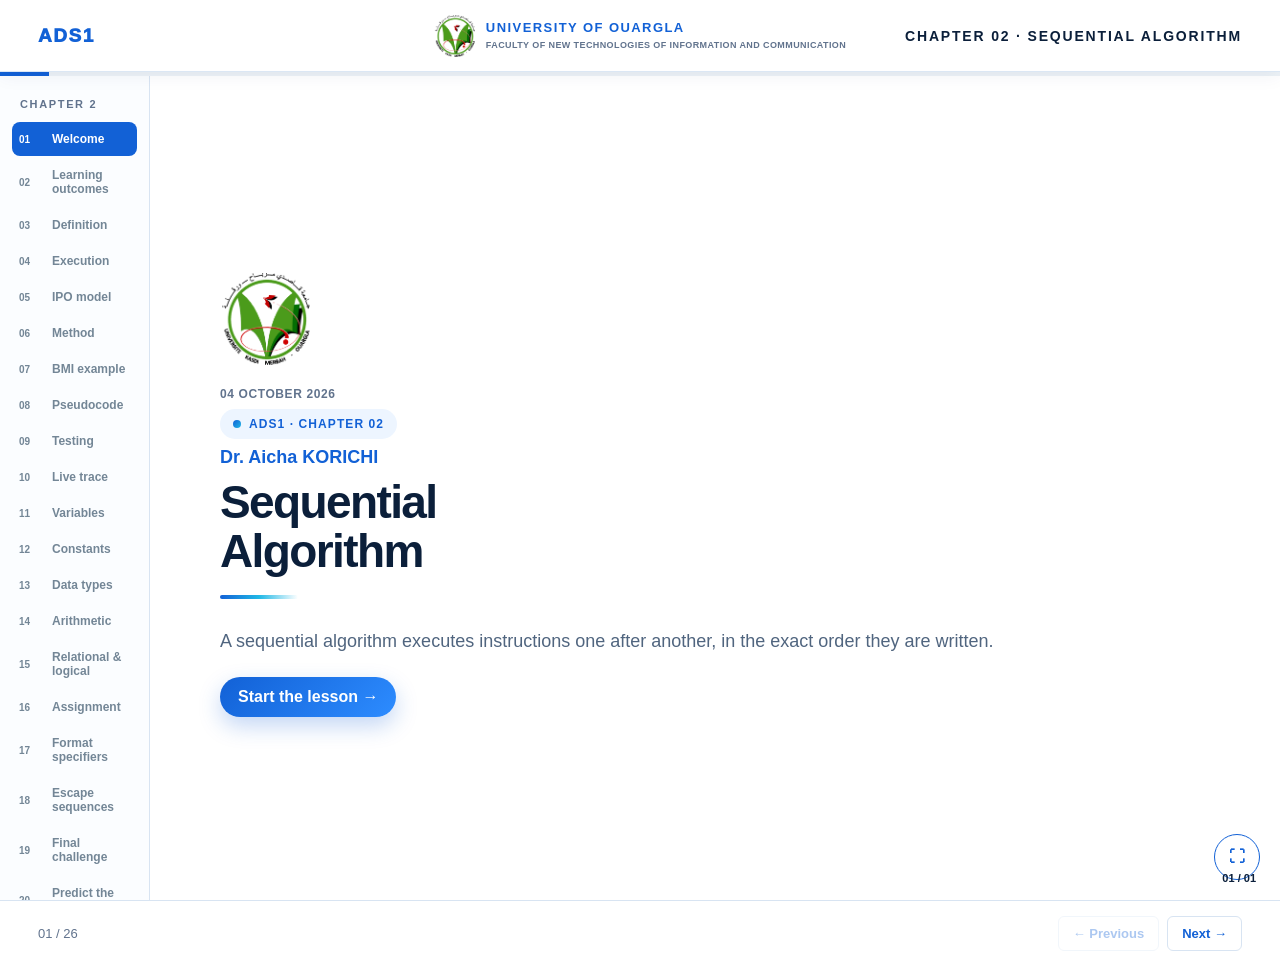
<file: CHAPTER2.html>
<!DOCTYPE html>
<html lang="en">
<head>
<meta charset="UTF-8">
<meta name="viewport" content="width=device-width, initial-scale=1.0">
<meta name="hub-title" content="Sequential Algorithm">
<meta name="hub-description" content="Sequential algorithms, pseudocode, variables, worked examples, and interactive tracing challenges.">
<meta name="hub-sections" content="26 presentation sections">
<title>ADS1 — Chapter 2 Interactive Presentation</title>
<style>
:root{
 --blue:#1f5f96;--blue2:#3d83b8;--pale:#edf5fb;--ink:#1e3345;
 --muted:#667889;--line:#d7e3ec;--white:#fff;--good:#27845b;--bad:#bd4c4c;
}
*{box-sizing:border-box}
body{margin:0;background:#fff;color:var(--ink);font-family:Arial,Helvetica,sans-serif}
button,input{font:inherit}
button{cursor:pointer}
.app{min-height:100vh;background:#fff}
.top{height:72px;border-bottom:1px solid var(--line);display:flex;align-items:center;
justify-content:space-between;padding:0 38px;background:#fff;position:sticky;top:0;z-index:5}
.brand{font-size:19px;font-weight:900;color:var(--blue);letter-spacing:.08em}
.chapter{font-size:14px;font-weight:800;letter-spacing:.13em;color:var(--muted)}
.univ{position:absolute;left:50%;transform:translateX(-50%);text-align:center;line-height:1.25;white-space:nowrap}
.univ-main{font-size:13px;font-weight:900;letter-spacing:.11em;color:var(--blue)}
.univ-faculty{font-size:9px;font-weight:700;letter-spacing:.045em;color:var(--muted);margin-top:3px}
.progress{height:4px;background:#edf2f6}.progress i{display:block;height:100%;background:var(--blue);width:5%;transition:.3s}
.layout{display:grid;grid-template-columns:150px 1fr;min-height:calc(100vh - 76px)}
.rail{border-right:1px solid var(--line);background:#fbfdff;padding:22px 12px;position:sticky;top:76px;height:calc(100vh - 76px);overflow:auto}
.rail-title{font-size:11px;font-weight:900;color:var(--muted);letter-spacing:.15em;margin:0 8px 12px}
.rail button{display:flex;align-items:center;gap:8px;width:100%;border:0;background:transparent;color:#738696;
padding:10px 7px;border-radius:8px;margin:2px 0;font-size:12px;font-weight:700;text-align:left}
.rail button:hover{background:var(--pale);color:var(--blue)}
.rail button.active{background:var(--blue);color:#fff}
.num{font-size:10px;min-width:25px}
.main{padding:46px 70px 32px;max-width:1250px;width:100%;margin:auto}
.chapter-pill{display:inline-flex;align-items:center;gap:8px;padding:8px 13px;border-radius:999px;background:#edf5ff;color:var(--blue);font-weight:900;font-size:12px;letter-spacing:.09em}.chapter-pill span{width:8px;height:8px;border-radius:50%;background:linear-gradient(135deg,var(--blue),var(--cyan))}.kicker{color:var(--blue);font-size:12px;font-weight:900;letter-spacing:.17em;text-transform:uppercase}
h1{font-size:46px;line-height:1.06;margin:10px 0 12px;color:var(--blue)}
h2{font-size:28px;color:var(--blue);margin:8px 0 12px}
.lead{font-size:18px;line-height:1.65;color:var(--muted);max-width:900px}
.rule{height:4px;width:78px;background:var(--blue);margin:20px 0 28px}
.grid{display:grid;gap:18px}.g2{grid-template-columns:repeat(2,minmax(0,1fr))}
.g3{grid-template-columns:repeat(3,minmax(0,1fr))}
.card{border:1px solid var(--line);background:#fff;padding:22px;border-radius:10px}
.card h3{margin:0 0 9px;color:var(--blue);font-size:18px}
.card p{margin:0;color:var(--muted);line-height:1.55}
.step{border-left:5px solid var(--blue);background:var(--pale);padding:16px 18px;border-radius:7px;margin:10px 0;cursor:pointer}
.step:hover{background:#e5f1f9}.step strong{color:var(--blue)}
.step-detail{display:none;margin-top:9px;color:var(--muted);line-height:1.5}.step.open .step-detail{display:block}
.btn{border:1px solid var(--blue);background:#fff;color:var(--blue);padding:11px 17px;border-radius:7px;font-weight:800}
.btn:hover{background:var(--pale)}.btn.primary{background:var(--blue);color:#fff}.btn.primary:hover{background:#174c79}
.actions{display:flex;gap:10px;flex-wrap:wrap;margin-top:20px}
.code{background:#f6f9fb;border:1px solid var(--line);padding:19px;border-radius:8px;
font-family:Consolas,monospace;font-size:14px;line-height:1.7;color:#243746;white-space:pre-wrap}
.memory{display:grid;grid-template-columns:repeat(3,1fr);gap:12px}
.var{border:1px solid var(--line);border-radius:8px;padding:15px;text-align:center}
.var .name{font-size:13px;color:var(--muted)}.var .val{font-size:26px;font-weight:900;color:var(--blue);margin-top:6px}
.feedback{margin-top:12px;min-height:25px;font-weight:800}.good{color:var(--good)}.bad{color:var(--bad)}
.choice{width:100%;text-align:left;border:1px solid var(--line);background:#fff;padding:13px;border-radius:7px;margin:6px 0}
.choice:hover{border-color:var(--blue);background:var(--pale)}.choice.correct{background:#edf8f2;border-color:#63ad88}.choice.wrong{background:#fff0f0;border-color:#d98989}
.question{font-size:21px;font-weight:900;margin-bottom:16px}
input[type=number],input[type=text]{padding:11px;border:1px solid var(--line);border-radius:6px;width:100%;margin:6px 0 12px}
.trace{margin-top:15px}.trace-line{padding:10px 13px;border-left:3px solid #cbd9e4;margin:7px 0;color:var(--muted)}
.trace-line.on{border-color:var(--blue);background:var(--pale);color:var(--ink);font-weight:700}
.hidden{display:none!important}
.footer{border-top:1px solid var(--line);padding:15px 38px;display:flex;justify-content:space-between;align-items:center;color:var(--muted);font-size:13px;background:#fff}
.nav{display:flex;gap:8px}.nav button{border:1px solid var(--line);background:#fff;color:var(--blue);padding:9px 14px;border-radius:6px;font-weight:800}
.nav button:hover{background:var(--pale)}.nav button:disabled{opacity:.35;cursor:not-allowed}
.badge{display:inline-block;background:var(--pale);color:var(--blue);padding:6px 10px;border-radius:999px;font-size:11px;font-weight:900;margin:3px}
.full{position:fixed;right:20px;bottom:20px;border:1px solid var(--blue);background:#fff;color:var(--blue);border-radius:50%;width:46px;height:46px;font-weight:900;z-index:10}
@media(max-width:800px){
 .layout{grid-template-columns:1fr}.rail{position:sticky;top:76px;height:auto;max-height:78px;display:flex;align-items:center;gap:8px;overflow-x:auto;overflow-y:hidden;overscroll-behavior-x:contain;scroll-snap-type:x proximity;scrollbar-width:thin;border-right:0;border-bottom:1px solid var(--line);padding:8px 12px;background:#fff;z-index:8}.rail-title{display:none}
 #rail{display:flex;align-items:center;gap:8px;min-width:max-content}.rail button{flex:0 0 auto;min-width:48px;width:auto;min-height:44px;max-width:180px;justify-content:flex-start;scroll-snap-align:center}.rail button span:last-child{display:inline-block;max-width:105px;overflow:hidden;text-overflow:ellipsis;white-space:nowrap}.rail button:focus-visible{outline:3px solid var(--cyan);outline-offset:2px}
 .main{padding:32px 22px}.g2,.g3{grid-template-columns:1fr}.memory{grid-template-columns:1fr}h1{font-size:36px}.top{height:auto;min-height:72px;display:grid;grid-template-columns:auto minmax(0,1fr);grid-template-rows:auto auto;gap:5px 8px;padding:9px 14px;align-content:center}.brand{grid-column:1;grid-row:1;align-self:center}.univ{position:static;left:auto;transform:none;grid-column:2;grid-row:1;justify-self:end;display:flex;align-items:center;gap:6px;max-width:100%;white-space:normal;text-align:right}.univ-text{max-width:180px;text-align:right}.uni-logo{width:32px;height:32px}.univ-main{font-size:9px;letter-spacing:.07em}.univ-faculty{font-size:7px;line-height:1.2}.chapter{grid-column:1/-1;grid-row:2;text-align:center;font-size:9px;line-height:1.3;letter-spacing:.08em}.footer{padding:12px 18px}.footer{padding:12px 18px}
}
@media(max-width:380px){.univ-faculty{display:none}.univ-text{max-width:140px}}

.reveal-item{opacity:0;transform:translateY(12px);pointer-events:none;transition:opacity .45s ease,transform .45s ease}
.reveal-item.show{opacity:1;transform:translateY(0);pointer-events:auto}
.click-hint{display:inline-flex;align-items:center;gap:7px;color:var(--blue);font-size:12px;font-weight:900;margin-top:15px}
.pulse-dot{width:8px;height:8px;border-radius:50%;background:var(--blue);animation:pulse 1.5s infinite}
@keyframes pulse{0%,100%{transform:scale(1);opacity:.55}50%{transform:scale(1.35);opacity:1}}
.flow{display:flex;align-items:center;justify-content:center;gap:12px;margin:28px 0;flex-wrap:wrap}
.flow-box{min-width:180px;text-align:center;padding:22px 16px;border:1px solid var(--line);border-radius:10px;background:#fff}
.flow-box .icon{font-size:27px;margin-bottom:8px;color:var(--blue)}
.flow-arrow{font-size:24px;color:var(--blue);font-weight:900}
.focus-box{border:2px solid var(--blue);background:var(--pale);padding:22px;border-radius:10px}
.teacher-note{margin-top:20px;padding:11px 14px;border-left:3px solid var(--blue);background:#fbfdff;color:var(--muted);font-size:12px}
.step-number{display:inline-flex;width:30px;height:30px;border-radius:50%;align-items:center;justify-content:center;background:var(--blue);color:#fff;margin-right:8px}


.show-all{margin-left:4px}
.reveal-item.show{opacity:1!important;transform:translateY(0)!important;pointer-events:auto!important}


.uni-logo{width:42px;height:42px;object-fit:contain;display:block}
.univ{display:flex!important;align-items:center;gap:10px}
.univ-text{text-align:left}
.presentation-date{font-size:12px;font-weight:800;color:var(--muted);margin:8px 0;letter-spacing:.05em}
.welcome-logo{width:92px;height:92px;object-fit:contain;margin-bottom:10px}
.slide-number{position:fixed;right:24px;bottom:16px;font-size:11px;font-weight:800;color:var(--muted);z-index:100}
.slide-progress{position:fixed;left:0;bottom:0;height:3px;background:var(--blue);z-index:101;transition:width .3s ease}


:root{
  --blue:#1261d6;
  --blue2:#2d8cff;
  --navy:#0b1f3a;
  --cyan:#20b8e6;
  --pale:#eef6ff;
  --pale2:#f6faff;
  --line:#d8e4f2;
  --text:#10233f;
  --muted:#61738d;
  --green:#18a874;
  --orange:#f59e0b;
  --shadow:0 16px 40px rgba(20,70,130,.10);
}
body{background:#fff;color:var(--text)}
.top{
  background:#fff!important;
  border-bottom:1px solid #dbe7f4!important;
  box-shadow:0 4px 18px rgba(16,56,100,.06);
}
.chapter{color:var(--navy)!important}
.brand{
  color:var(--blue)!important;
  font-weight:950!important;
  letter-spacing:.08em!important;
}
main,.slide,.content{background:#fff!important}
h1{
  color:var(--navy)!important;
  letter-spacing:-.035em;
}
h2,h3{color:var(--navy)!important}
.kicker{
  color:var(--blue)!important;
  font-weight:900!important;
  letter-spacing:.12em!important;
}
.lead{color:#50657f!important}
.rule{
  background:linear-gradient(90deg,var(--blue),var(--cyan),transparent)!important;
  height:4px!important;
  border-radius:10px!important;
}
.card,.flow-box,.focus-box,.step,.memory,.question,.feedback{
  border:1px solid var(--line)!important;
  border-radius:18px!important;
  background:#fff!important;
  box-shadow:var(--shadow)!important;
}
.card:hover,.flow-box:hover,.step:hover{
  transform:translateY(-3px);
  border-color:#a8c9f5!important;
  box-shadow:0 20px 45px rgba(18,97,214,.14)!important;
  transition:.25s ease;
}
.focus-box{
  border-left:6px solid var(--blue)!important;
  background:linear-gradient(135deg,#f8fbff,#eef6ff)!important;
}
.flow-box{
  position:relative;
  overflow:hidden;
}
.flow-box:before{
  content:"";
  position:absolute;left:0;right:0;top:0;height:5px;
  background:linear-gradient(90deg,var(--blue),var(--cyan));
}
.flow-box:nth-child(1) .icon{color:var(--blue)}
.flow-box:nth-child(3) .icon{color:var(--cyan)}
.flow-box:nth-child(5) .icon{color:var(--green)}
.flow-arrow{
  color:var(--blue)!important;
  font-size:30px!important;
}
.btn{
  border:1px solid #b9cee8!important;
  background:#fff!important;
  color:var(--navy)!important;
  border-radius:999px!important;
  padding:11px 18px!important;
  font-weight:850!important;
  box-shadow:0 5px 14px rgba(20,70,130,.07)!important;
}
.btn:hover{
  transform:translateY(-2px);
  border-color:var(--blue)!important;
  color:var(--blue)!important;
}
.btn.primary{
  background:linear-gradient(135deg,var(--blue),var(--blue2))!important;
  color:#fff!important;
  border:none!important;
  box-shadow:0 9px 22px rgba(18,97,214,.25)!important;
}
.badge{
  background:#eaf4ff!important;
  color:var(--blue)!important;
  border:1px solid #c8def8!important;
  border-radius:999px!important;
  font-weight:850!important;
  padding:9px 14px!important;
}
.code{
  background:#0d213c!important;
  color:#eaf4ff!important;
  border:0!important;
  border-radius:18px!important;
  box-shadow:0 18px 45px rgba(8,30,60,.20)!important;
  position:relative;
}
.code:before{
  content:"PSEUDOCODE";
  display:block;
  color:#77c8ff;
  font-size:10px;
  font-weight:900;
  letter-spacing:.16em;
  margin-bottom:14px;
}
.code .show{
  color:#fff;
}
.memory{
  padding:16px!important;
  background:linear-gradient(180deg,#fbfdff,#f1f7ff)!important;
}
.var{
  background:#fff!important;
  border:1px solid #d5e4f5!important;
  border-radius:14px!important;
  box-shadow:0 6px 18px rgba(20,70,130,.06)!important;
}
.var .name{color:var(--navy)!important;font-weight:850}
.var .val{
  color:var(--blue)!important;
  font-weight:950!important;
}
.step-number{
  background:linear-gradient(135deg,var(--blue),var(--cyan))!important;
  box-shadow:0 6px 14px rgba(18,97,214,.22);
}
.teacher-note{
  border-left:4px solid var(--cyan)!important;
  background:#f5fbff!important;
  border-radius:0 12px 12px 0;
}
.click-hint{color:var(--blue)!important}
.pulse-dot{background:var(--cyan)!important}
.slide-number{color:var(--navy)!important}
.slide-progress{
  background:linear-gradient(90deg,var(--blue),var(--cyan))!important;
}
input{
  border:1px solid #cbdced!important;
  border-radius:10px!important;
  padding:10px!important;
}
input:focus{
  outline:3px solid rgba(45,140,255,.15);
  border-color:var(--blue)!important;
}

html[data-ads1-theme="dark"]{color-scheme:dark}
html[data-ads1-theme="dark"] body,
html[data-ads1-theme="dark"] .app,
html[data-ads1-theme="dark"] .top,
html[data-ads1-theme="dark"] .main,
html[data-ads1-theme="dark"] .rail,
html[data-ads1-theme="dark"] .footer,
html[data-ads1-theme="dark"] main,
html[data-ads1-theme="dark"] .slide,
html[data-ads1-theme="dark"] .content{background:#091321!important;color:#e7effb!important}
html[data-ads1-theme="dark"] .card,
html[data-ads1-theme="dark"] .flow-box,
html[data-ads1-theme="dark"] .focus-box,
html[data-ads1-theme="dark"] .step,
html[data-ads1-theme="dark"] .memory,
html[data-ads1-theme="dark"] .question,
html[data-ads1-theme="dark"] .feedback,
html[data-ads1-theme="dark"] .var,
html[data-ads1-theme="dark"] .teacher-note,
html[data-ads1-theme="dark"] .choice,
html[data-ads1-theme="dark"] .badge,
html[data-ads1-theme="dark"] .trace-line,
html[data-ads1-theme="dark"] .chapter-pill{background:#101e30!important;color:#e7effb!important;border-color:#33475f!important;box-shadow:none!important}
html[data-ads1-theme="dark"] .brand,
html[data-ads1-theme="dark"] .univ-main,
html[data-ads1-theme="dark"] h1,
html[data-ads1-theme="dark"] h2,
html[data-ads1-theme="dark"] h3,
html[data-ads1-theme="dark"] .kicker,
html[data-ads1-theme="dark"] .var .val,
html[data-ads1-theme="dark"] .step strong,
html[data-ads1-theme="dark"] .click-hint,
html[data-ads1-theme="dark"] .flow-arrow{color:#83c4ff!important}
html[data-ads1-theme="dark"] .chapter,
html[data-ads1-theme="dark"] .univ-faculty,
html[data-ads1-theme="dark"] .lead,
html[data-ads1-theme="dark"] .card p,
html[data-ads1-theme="dark"] .step-detail,
html[data-ads1-theme="dark"] .presentation-date,
html[data-ads1-theme="dark"] .slide-number,
html[data-ads1-theme="dark"] .trace-line{color:#a9bad0!important}
html[data-ads1-theme="dark"] .code{background:#07111f!important;color:#e9f4ff!important}
html[data-ads1-theme="dark"] .btn,
html[data-ads1-theme="dark"] .nav button,
html[data-ads1-theme="dark"] .full{background:#172a40!important;color:#e7effb!important;border-color:#33475f!important}
html[data-ads1-theme="dark"] .btn.primary{background:#1769aa!important;color:#fff!important}
html[data-ads1-theme="dark"] .good{color:#8de0b3!important}
html[data-ads1-theme="dark"] .bad{color:#ffb8b8!important}
html[data-ads1-theme="dark"] input{background:#0b1828!important;color:#e7effb!important;border-color:#33475f!important}
html[data-ads1-theme="dark"] .progress{background:#172a40!important}
</style>
</head>
<body>
<div class="app" id="app">
<header class="top">
  <div class="brand">ADS1</div>
  <div class="univ">
    <img class="uni-logo" src="[data-uri]" alt="University of Ouargla">
    <div class="univ-text">
      <div class="univ-main">UNIVERSITY OF OUARGLA</div>
      <div class="univ-faculty">FACULTY OF NEW TECHNOLOGIES OF INFORMATION AND COMMUNICATION</div>
    </div>
  </div>
  <div class="chapter">CHAPTER 02 · SEQUENTIAL ALGORITHM</div>
</header>
<div class="progress"><i id="progress"></i></div>
<div class="layout">
<nav class="rail"><div class="rail-title">CHAPTER 2</div><div id="rail"></div></nav>
<main class="main" id="screen"></main>
</div>
<footer class="footer"><span id="counter">01 / 20</span><div class="nav"><button id="prev">← Previous</button><button id="next">Next →</button></div></footer>
<button class="full" id="full" title="Fullscreen">⛶</button>
</div>

<script>
const slides=[
["Welcome",`<img class="welcome-logo" src="[data-uri]" alt="University of Ouargla logo"><div class="presentation-date">04 OCTOBER 2026</div><div class="chapter-pill"><span></span> ADS1 · CHAPTER 02</div><div style="font-size:18px;font-weight:800;color:var(--blue);margin:8px 0 4px">Dr. Aicha KORICHI</div><h1>Sequential<br>Algorithm</h1><div class="rule"></div><p class="lead">A sequential algorithm executes instructions one after another, in the exact order they are written.</p><div class="actions"><button class="btn primary" onclick="go(1)">Start the lesson →</button></div>`],
["Learning outcomes",`<div class="kicker">By the end of this chapter</div><h1>Learning Outcomes</h1><div class="rule"></div><div class="grid g2">
<div class="card">Understand what a sequential algorithm is.</div><div class="card">Write a simple sequential algorithm.</div>
<div class="card">Identify inputs, processing, and outputs.</div><div class="card">Represent an algorithm in pseudocode.</div>
<div class="card">Translate an algorithm into a C program.</div><div class="card">Test and trace algorithms for correctness.</div></div>`],
["Definition",`<div class="kicker">Concept</div><h1>What is a Sequential Algorithm?</h1><div class="rule"></div><div class="card"><p style="font-size:21px;color:var(--ink)">A sequential algorithm is an algorithm where instructions are executed <b>one after another</b>, in the exact order they are written.</p><p style="margin-top:14px">Each step depends on the previous one. There is no branching or repetition in the basic sequential structure.</p></div>
<div class="grid g3" style="margin-top:20px"><div class="card"><h3>01</h3><p>First instruction</p></div><div class="card"><h3>02</h3><p>Second instruction</p></div><div class="card"><h3>03</h3><p>Third instruction</p></div></div>`],
["Execution",`<div class="kicker">Visualise the idea</div><h1>One Instruction at a Time</h1><div class="rule"></div>
<div class="focus-box"><div class="question" style="margin-bottom:6px">What happens first?</div><p style="margin:0;color:var(--muted)">A sequential algorithm does not jump. It moves from one instruction to the next.</p></div>
<div id="execSteps" style="margin-top:20px">
<div class="step reveal-item"><strong>① Read the first value</strong><div class="step-detail">The algorithm receives its first input.</div></div>
<div class="step reveal-item"><strong>② Read the second value</strong><div class="step-detail">The algorithm receives the next input.</div></div>
<div class="step reveal-item"><strong>③ Calculate</strong><div class="step-detail">The processing instruction is executed.</div></div>
<div class="step reveal-item"><strong>④ Display the result</strong><div class="step-detail">The output is produced.</div></div></div>
<div class="actions"><button class="btn primary" onclick="revealExec()">Reveal next instruction</button></div>`],
["IPO model",`<div class="kicker">A simple way to analyse a problem</div><h1>Input → Processing → Output</h1><div class="rule"></div>
<div class="flow">
<div id="flow1" class="flow-box reveal-item"><div class="icon">↓</div><h3>INPUT</h3><p>Data supplied to the algorithm.</p></div>
<div id="arrow1" class="flow-arrow reveal-item">→</div>
<div id="flow2" class="flow-box reveal-item"><div class="icon">⚙</div><h3>PROCESSING</h3><p>Operations performed on the input.</p></div>
<div id="arrow2" class="flow-arrow reveal-item">→</div>
<div id="flow3" class="flow-box reveal-item"><div class="icon">✓</div><h3>OUTPUT</h3><p>Result produced by the algorithm.</p></div>
</div>
<div class="actions"><button class="btn primary" onclick="revealFlow()">Reveal next</button><button class="btn" onclick="showAllFlow()">Show complete flow</button><button class="btn" onclick="forceReveal('ipoDemo')">Reveal BMI example</button></div>
<div class="click-hint"><span class="pulse-dot"></span> Explain each stage before revealing the next.</div>
<div id="ipoDemo" class="reveal-item" style="margin-top:18px"><div class="step"><strong>INPUT</strong> → weight = 70 kg, height = 1.75 m</div><div class="step"><strong>PROCESSING</strong> → BMI = weight / (height × height)</div><div class="step"><strong>OUTPUT</strong> → BMI = 22.86</div></div>`],
["Method",`<div class="kicker">From problem to program</div><h1>How to Write Your First Algorithm</h1><div class="rule"></div>
<div id="method1" class="step reveal-item"><strong><span class="step-number">1</span>Understand the Problem</strong><div class="step-detail">Identify the goal, required inputs, and expected output.</div></div>
<div id="method2" class="step reveal-item"><strong><span class="step-number">2</span>Define Inputs and Outputs</strong><div class="step-detail">Separate the data needed from the result produced.</div></div>
<div id="method3" class="step reveal-item"><strong><span class="step-number">3</span>Outline the Steps</strong><div class="step-detail">Describe the processing sequence.</div></div>
<div id="method4" class="step reveal-item"><strong><span class="step-number">4</span>Write the Pseudocode</strong><div class="step-detail">Describe the logic before writing actual C code.</div></div>
<div id="method5" class="step reveal-item"><strong><span class="step-number">5</span>Test the Algorithm</strong><div class="step-detail">Use example inputs and check the expected result.</div></div>
<div id="method6" class="step reveal-item"><strong><span class="step-number">6</span>Convert to C</strong><div class="step-detail">Translate the pseudocode into C instructions.</div></div>
<div class="actions"><button class="btn primary" onclick="revealMethod()">Reveal next step</button></div><div class="click-hint"><span class="pulse-dot"></span> One step at a time.</div>`],
["BMI example",`<div class="kicker">Guided example</div><h1>Calculate BMI</h1><div class="rule"></div>
<div class="focus-box"><h3>Problem</h3><p>Calculate BMI using the patient's weight and height.</p></div>
<div class="actions"><button class="btn primary" onclick="forceReveal('bmiFormula')">1. Reveal the formula</button>
<button class="btn" onclick="forceReveal('bmiInputs')">2. Reveal example values</button>
<button class="btn show-all" onclick="showAllBMI()">Show all</button></div>
<div id="bmiFormula" class="reveal-item" style="margin-top:20px"><div class="card"><h3>Formula</h3><p style="font-size:25px;color:var(--blue);font-weight:900">BMI = weight / (height × height)</p></div></div>
<div id="bmiInputs" class="reveal-item" style="margin-top:14px"><span class="badge">weight = 70 kg</span><span class="badge">height = 1.75 m</span></div>
<div class="teacher-note">Teaching cue: ask students to identify the INPUT first, then the PROCESSING formula, then the OUTPUT before revealing the answer.</div>`],
["Pseudocode",`<div class="kicker">Step 4</div><h1>Write the Algorithm in Pseudocode</h1><div class="rule"></div>
<div class="focus-box"><p style="font-size:18px;margin:0">Before writing C code, describe the solution in a clear, structured form.</p></div>
<div class="actions"><button class="btn primary" onclick="revealPseudo()">Reveal next line</button><button class="btn" onclick="showAllPseudo()">Show complete algorithm</button></div>
<div id="pseudoBox" class="code" style="margin-top:18px">
<div id="p1" class="reveal-item">ALGORITHM Calculate_BMI;</div>
<div id="p2" class="reveal-item">VAR: weight, height, bmi : REAL;</div>
<div id="p3" class="reveal-item">BEGIN</div>
<div id="p4" class="reveal-item">    READ(weight);</div>
<div id="p5" class="reveal-item">    READ(height);</div>
<div id="p6" class="reveal-item">    bmi ← weight / (height × height);</div>
<div id="p7" class="reveal-item">    WRITE(bmi);</div>
<div id="p8" class="reveal-item">END;</div>
</div>
<div class="click-hint"><span class="pulse-dot"></span> Students predict the next line before you reveal it.</div>`],
["Testing",`<div class="kicker">Step 5 · Test it</div><h1>Test the Algorithm</h1><div class="rule"></div>
<div class="focus-box"><p style="font-size:18px;margin:0">We do not simply assume the algorithm is correct. We test it with real values.</p></div>
<div class="actions"><button class="btn primary" onclick="reveal('testPanel')">Reveal test case</button></div>
<div id="testPanel" class="reveal-item" style="margin-top:20px"><div class="grid g2"><div class="card"><h3>Example input</h3><label>Weight (kg)<input id="w" type="number" value="70" step=".1"></label><label>Height (m)<input id="h" type="number" value="1.75" step=".01"></label><button class="btn primary" onclick="runBMI()">▶ Run Algorithm</button></div><div class="card"><h3>Expected output</h3><div class="memory"><div class="var"><div class="name">weight</div><div class="val" id="mw">70</div></div><div class="var"><div class="name">height</div><div class="val" id="mh">1.75</div></div><div class="var"><div class="name">bmi</div><div class="val" id="mb">?</div></div></div><div id="bmiMsg" class="feedback"></div></div></div></div>`],
["Live trace",`<div class="kicker">Watch the algorithm execute</div><h1>Live Trace</h1><div class="rule"></div><div class="code">ALGORITHM Calculate_BMI;
VAR: weight, height, bmi : REAL;
BEGIN
    READ(weight);
    READ(height);
    bmi ← weight / (height × height);
    WRITE(bmi);
END;</div><div class="actions"><button class="btn primary" onclick="trace()">▶ Execute step by step</button></div><div id="traceBox" class="trace"></div>`],
["Variables",`<div class="kicker">Managing data</div><h1>Variables</h1><div class="rule"></div><p class="lead">A variable stores data that may change during execution. A variable has a name, type, and value.</p>
<div class="memory" style="margin-top:24px">
<div class="var reveal-item show"><div class="name">weight : REAL</div><div class="val" id="v1">70</div></div>
<div class="var reveal-item" id="var2"><div class="name">height : REAL</div><div class="val" id="v2">1.75</div></div>
<div class="var reveal-item" id="var3"><div class="name">bmi : REAL</div><div class="val" id="v3">?</div></div></div>
<div class="actions"><button class="btn primary" onclick="revealVars()">Reveal next variable</button><button class="btn" onclick="showAllVars()">Show all variables</button><button class="btn" onclick="changeVars()">Change values</button></div>
<div class="click-hint"><span class="pulse-dot"></span> Click “Reveal next variable” until all three appear.</div>`],
["Constants",`<div class="kicker">Fixed values</div><h1>Constants</h1><div class="rule"></div><p class="lead">A constant is a value that remains unchanged throughout the execution of an algorithm.</p><div class="code" style="margin-top:20px">const float PI = 3.14159;</div><div class="actions"><button class="btn primary" onclick="constantTest()">Try to change PI</button></div><div id="constMsg" class="feedback"></div>`],
["Data types",`<div class="kicker">Defining the kind of data</div><h1>Data Types</h1><div class="rule"></div><div class="grid g2">
<div class="card"><h3>Integer</h3><p>Whole numbers: 5, 6</p></div><div class="card"><h3>Float</h3><p>Decimal numbers: 1.5, 2.5</p></div>
<div class="card"><h3>String</h3><p>Sequences of characters such as names.</p></div><div class="card"><h3>Boolean</h3><p>True or false.</p></div></div>
<div class="actions"><button class="btn primary" onclick="reveal('dtypeQ')">Quick check</button></div><div id="dtypeQ" class="hidden" style="margin-top:16px"><div class="question">Which type is suitable for a student's name?</div><button class="choice" onclick="answer(this,true,'dtypeF')">String</button><button class="choice" onclick="answer(this,false,'dtypeF')">Integer</button><div id="dtypeF" class="feedback"></div></div>`],
["Arithmetic",`<div class="kicker">Operators</div><h1>Arithmetic Operators</h1><div class="rule"></div><div class="grid g3">
<div class="card"><h3>+</h3><p>Addition</p></div><div class="card"><h3>−</h3><p>Subtraction</p></div><div class="card"><h3>*</h3><p>Multiplication</p></div><div class="card"><h3>/</h3><p>Division</p></div><div class="card"><h3>%</h3><p>Remainder</p></div></div>
<div class="card" style="margin-top:18px"><label>a <input id="a" type="number" value="17"></label><label>b <input id="b" type="number" value="5"></label><button class="btn primary" onclick="ops()">Calculate</button><div id="opMsg" class="feedback"></div></div>`],
["Relational & logical",`<div class="kicker">Comparisons and conditions</div><h1>Relational & Logical Operators</h1><div class="rule"></div><div class="grid g2"><div class="card"><h3>Relational</h3><p>== · != · &gt; · &lt; · &gt;= · &lt;=</p></div><div class="card"><h3>Logical</h3><p>&amp;&amp; AND · || OR · ! NOT</p></div></div><div class="card" style="margin-top:18px"><div class="question">If a = 5 and b = 8, is (a &lt; b) true?</div><button class="choice" onclick="answer(this,true,'relF')">Yes</button><button class="choice" onclick="answer(this,false,'relF')">No</button><div id="relF" class="feedback"></div></div>`],
["Assignment",`<div class="kicker">Updating values</div><h1>Assignment, Increment & Decrement</h1><div class="rule"></div><div class="grid g2"><div class="card"><h3>Assignment</h3><p>= · += · -= · *= · /= · %=</p></div><div class="card"><h3>Increment / Decrement</h3><p>++ increases by 1 · -- decreases by 1</p></div></div><div class="actions"><button class="btn primary" onclick="changeCounter(1)">a++</button><button class="btn" onclick="changeCounter(-1)">a--</button><span class="card" style="padding:10px 15px">a = <b id="counterVal">5</b></span></div>`],
["Format specifiers",`<div class="kicker">C input / output</div><h1>Format Specifiers</h1><div class="rule"></div><div class="grid g3"><div class="card"><h3>%d</h3><p>int</p></div><div class="card"><h3>%f</h3><p>float</p></div><div class="card"><h3>%lf</h3><p>double</p></div><div class="card"><h3>%c</h3><p>char</p></div><div class="card"><h3>%s</h3><p>string</p></div><div class="card"><h3>%u</h3><p>unsigned int</p></div></div><div class="card" style="margin-top:18px"><div class="question">Which specifier is used for an integer?</div><button class="choice" onclick="answer(this,false,'fmtF')">%f</button><button class="choice" onclick="answer(this,true,'fmtF')">%d</button><button class="choice" onclick="answer(this,false,'fmtF')">%c</button><div id="fmtF" class="feedback"></div></div>`],
["Escape sequences",`<div class="kicker">C strings</div><h1>Escape Sequences</h1><div class="rule"></div><div class="grid g2"><div class="card"><h3>\\n</h3><p>New line</p></div><div class="card"><h3>\\t</h3><p>Horizontal tab</p></div><div class="card"><h3>\\\\</h3><p>Backslash</p></div><div class="card"><h3>\\"</h3><p>Double quote</p></div></div><div class="card" style="margin-top:18px"><label>Try a string<br><input id="esc" type="text" value="Hello\\nWorld"></label><button class="btn primary" onclick="escapeOut()">Show output</button><pre id="escOut" style="background:#f6f9fb;padding:14px;border-radius:6px;min-height:45px"></pre></div>`],
["Final challenge",`<div class="kicker">Check your understanding</div><h1>Final Challenge</h1><div class="rule"></div><div class="question">What should you do before translating an algorithm into C?</div><button class="choice" onclick="answer(this,false,'finalF')">Skip testing</button><button class="choice" onclick="answer(this,true,'finalF')">Test the algorithm with example inputs</button><button class="choice" onclick="answer(this,false,'finalF')">Choose operators randomly</button><div id="finalF" class="feedback"></div><div class="actions"><button class="btn primary" onclick="go(0)">Restart Chapter</button></div>`],

["Predict the Result",`<div class="kicker">Interactive challenge · 01</div><h1>What Would the Computer Do?</h1><div class="rule"></div>
<p class="lead">Do not calculate too quickly. Follow the instructions <strong>one by one</strong>.</p>
<div class="code"><div>x ← 5;</div><div>b ← 2;</div><div>x ← x + b;</div><div>b ← x - b;</div></div>
<div class="question" style="margin-top:20px"><h3>What are the final values?</h3>
<div class="actions"><button class="btn" onclick="checkPredict(this,'A')">A · x = 7, b = 2</button><button class="btn" onclick="checkPredict(this,'B')">B · x = 7, b = 5</button><button class="btn" onclick="checkPredict(this,'C')">C · x = 5, b = 2</button></div>
<div id="predictFeedback" class="feedback" style="margin-top:14px"></div></div>`],

["Sequential Trace",`<div class="kicker">Interactive challenge · 02</div><h1>One Instruction at a Time</h1><div class="rule"></div>
<p class="lead">Click <strong>Next instruction</strong> and watch the value change.</p>
<div class="memory"><div class="var"><div class="name">x</div><div class="val" id="traceX">?</div></div></div>
<div class="code" style="margin-top:18px"><div id="traceLine1" class="reveal-item show">x ← 5;</div><div id="traceLine2" class="reveal-item">x ← x + 3;</div><div id="traceLine3" class="reveal-item">x ← x × 2;</div></div>
<div class="actions"><button class="btn primary" onclick="nextTrace()">Next instruction</button><button class="btn" onclick="resetTrace()">Reset</button></div>
<div id="traceFeedback" class="teacher-note">Start with x = ?</div>`],

["Find the Problem",`<div class="kicker">Interactive challenge · 03</div><h1>🚨 Find the Problem</h1><div class="rule"></div>
<p class="lead">One instruction is in the wrong place. Can you find it?</p>
<div class="code"><div>ALGORITHM Rectangle;</div><div>VAR: L, W, A : REAL;</div><div>BEGIN</div><div>    READ(L);</div><div>    READ(W);</div><div id="errorChoice" class="reveal-item show">    WRITE(A);</div><div>    A ← L × W;</div><div>END;</div></div>
<div class="actions"><button class="btn" onclick="showError()">Reveal the problem</button><button class="btn primary" onclick="fixError()">Show the correction</button></div>
<div id="errorFeedback" class="feedback" style="margin-top:14px"></div>`],

["Build the Algorithm",`<div class="kicker">Interactive challenge · 04</div><h1>🧩 Build the Algorithm</h1><div class="rule"></div>
<p class="lead">What is the correct order for calculating the sum of two numbers?</p>
<div id="buildCards" style="display:grid;gap:9px;margin-top:18px">
<button class="btn" onclick="buildPick(0)">A · WRITE(sum);</button>
<button class="btn" onclick="buildPick(1)">B · READ(a);</button>
<button class="btn" onclick="buildPick(2)">C · sum ← a + b;</button>
<button class="btn" onclick="buildPick(3)">D · READ(b);</button>
</div>
<div id="buildFeedback" class="feedback" style="margin-top:14px"></div>
<div class="actions"><button class="btn primary" onclick="showBuildSolution()">Show complete algorithm</button></div>`],

["Algorithm Detective",`<div class="kicker">Interactive challenge · 05</div><h1>🕵️ Algorithm Detective</h1><div class="rule"></div>
<div class="focus-box"><h3>Problem</h3><p>A program must calculate the area of a rectangle from its length and width.</p></div>
<div class="actions">
<button class="btn" onclick="detective('A')">A · READ(L); READ(W); A ← L × W; WRITE(A);</button>
<button class="btn" onclick="detective('B')">B · READ(L); WRITE(A); READ(W); A ← L × W;</button>
<button class="btn" onclick="detective('C')">C · A ← L × W; READ(L); READ(W); WRITE(A);</button>
</div>
<div id="detectiveFeedback" class="feedback" style="margin-top:14px"></div>`],

["Mini Challenge",`<div class="kicker">Final challenge</div><h1>🏆 Your Turn</h1><div class="rule"></div>
<div class="focus-box"><h3>Challenge</h3><p>Write a sequential algorithm that reads two numbers, calculates their <strong>sum</strong> and <strong>average</strong>, then displays both results.</p></div>
<div class="actions"><button class="btn primary" onclick="showMiniSolution()">I'm ready → Show solution</button></div>
<div id="miniSolution" class="code reveal-item" style="margin-top:18px">
<div>ALGORITHM Sum_Average;</div>
<div>VAR: a, b, sum, average : REAL;</div>
<div>BEGIN</div>
<div>    READ(a);</div>
<div>    READ(b);</div>
<div>    sum ← a + b;</div>
<div>    average ← sum / 2;</div>
<div>    WRITE(sum);</div>
<div>    WRITE(average);</div>
<div>END;</div>
</div>`],

["Exit Ticket",`<div class="kicker">Before we finish</div><h1>🎓 Can You Explain It?</h1><div class="rule"></div>
<p class="lead">Click each question after you answer it mentally.</p>
<div class="card" onclick="toggleAnswer('a1')"><h3>1 · What is an algorithm?</h3><div id="a1" class="reveal-item">A finite, ordered sequence of instructions used to solve a problem.</div></div>
<div class="card" onclick="toggleAnswer('a2')" style="margin-top:12px"><h3>2 · What are the three IPO stages?</h3><div id="a2" class="reveal-item">Input → Processing → Output.</div></div>
<div class="card" onclick="toggleAnswer('a3')" style="margin-top:12px"><h3>3 · Why use pseudocode?</h3><div id="a3" class="reveal-item">To describe the solution clearly before implementing it in a programming language.</div></div>
<div class="teacher-note" style="margin-top:18px">If students can explain these three ideas, they are ready for the next step.</div>`],
];

let page=0, counter=5;

function revealFlow(){
  const ids=["flow1","arrow1","flow2","arrow2","flow3"];
  const next=ids.find(id=>!document.getElementById(id)?.classList.contains("show"));
  if(next) document.getElementById(next).classList.add("show");
}
let methodStep=0;
function revealMethod(){
  methodStep=Math.min(6,methodStep+1);
  const e=document.getElementById("method"+methodStep);
  if(e){e.classList.add("show"); e.classList.add("open");}
}
let pseudoStep=0;
function revealPseudo(){
  pseudoStep=Math.min(8,pseudoStep+1);
  const e=document.getElementById("p"+pseudoStep);
  if(e)e.classList.add("show");
}
let varStep=1;
function revealVars(){
  varStep++;
  const e=document.getElementById("var"+varStep);
  if(e)e.classList.add("show");
}
let execStep=0;
function revealExec(){
  execStep++;
  const items=document.querySelectorAll("#execSteps .reveal-item");
  if(items[execStep-1]){items[execStep-1].classList.add("show");items[execStep-1].classList.add("open")}
}


function forceReveal(id){
  const e=document.getElementById(id);
  if(e)e.classList.add("show");
}
function showAllBMI(){
  forceReveal("bmiFormula"); forceReveal("bmiInputs");
}
function showAllVars(){
  ["var2","var3"].forEach(forceReveal);
}
function showAllPseudo(){
  for(let i=1;i<=8;i++)forceReveal("p"+i);
  pseudoStep=8;
}
function showAllFlow(){
  ["flow1","arrow1","flow2","arrow2","flow3","ipoDemo"].forEach(forceReveal);
}


function checkPredict(btn, ans){
  document.querySelectorAll(".question .btn").forEach(b=>b.classList.remove("primary"));
  btn.classList.add("primary");
  const f=document.getElementById("predictFeedback");
  if(ans==="B"){f.innerHTML="✓ Correct! Execute each assignment in order: x becomes 7, then b becomes 5."; f.style.color="var(--green)";}
  else {f.innerHTML="Not quite. Follow the assignments one by one and recalculate after each instruction."; f.style.color="var(--orange)";}
}
let traceStep=0;
function nextTrace(){
  const vals=[5,8,16];
  const lines=["traceLine1","traceLine2","traceLine3"];
  if(traceStep<3){
    document.getElementById(lines[traceStep]).classList.add("show");
    document.getElementById("traceX").textContent=vals[traceStep];
    document.getElementById("traceFeedback").textContent =
      traceStep===0 ? "Instruction 1: x starts at 5." :
      traceStep===1 ? "Instruction 2: x becomes 5 + 3 = 8." :
      "Instruction 3: x becomes 8 × 2 = 16.";
    traceStep++;
  }
}
function resetTrace(){
  traceStep=0; document.getElementById("traceX").textContent="?";
  ["traceLine2","traceLine3"].forEach(id=>document.getElementById(id).classList.remove("show"));
  document.getElementById("traceFeedback").textContent="Start with x = ?";
}
function showError(){
  document.getElementById("errorFeedback").innerHTML="🚨 <strong>WRITE(A)</strong> appears before A has been calculated.";
}
function fixError(){
  document.getElementById("errorFeedback").innerHTML="✓ Correct order: READ(L) → READ(W) → A ← L × W → WRITE(A).";
}
let buildOrder=[];
function buildPick(i){
  buildOrder.push(i);
  const correct=[1,3,2,0];
  const f=document.getElementById("buildFeedback");
  if(buildOrder.length<=correct.length && buildOrder[buildOrder.length-1]===correct[buildOrder.length-1]){
    f.innerHTML="✓ Good. Step "+buildOrder.length+" is correct.";
    if(buildOrder.length===4) f.innerHTML="🎉 Perfect! You built the sequence correctly.";
  } else {
    f.innerHTML="Try again: think INPUT → PROCESSING → OUTPUT.";
    buildOrder=[];
  }
}
function showBuildSolution(){
  document.getElementById("buildFeedback").innerHTML="ALGORITHM Sum;<br>VAR: a, b, sum : REAL;<br>BEGIN<br>&nbsp;&nbsp;READ(a);<br>&nbsp;&nbsp;READ(b);<br>&nbsp;&nbsp;sum ← a + b;<br>&nbsp;&nbsp;WRITE(sum);<br>END;";
}
function detective(ans){
  const f=document.getElementById("detectiveFeedback");
  f.innerHTML=ans==="A" ? "✓ Correct! The data is read first, then processed, then displayed." : "✗ Check the IPO order: Input must come before Processing, and Processing before Output.";
}
function showMiniSolution(){document.getElementById("miniSolution").classList.add("show")}
function toggleAnswer(id){document.getElementById(id).classList.toggle("show")}

function render(){
 const s=slides[page], screen=document.getElementById("screen");
 screen.innerHTML=s[1];
 document.getElementById("counter").textContent=String(page+1).padStart(2,"0")+" / "+String(slides.length).padStart(2,"0");
 document.getElementById("progress").style.width=((page+1)/slides.length*100)+"%";
 document.getElementById("rail").innerHTML=slides.map((x,i)=>`<button class="${i===page?'active':''}" onclick="go(${i})"><span class="num">${String(i+1).padStart(2,'0')}</span><span>${x[0]}</span></button>`).join("");
 document.getElementById("prev").disabled=page===0; document.getElementById("next").disabled=page===slides.length-1;
  const total = slides.length;
  const shown = page + 1;
  const sn = document.getElementById("slideNumber");
  const sp = document.getElementById("slideProgress");
  if(sn) sn.textContent = String(shown).padStart(2,"0")+" / "+String(total).padStart(2,"0");
  if(sp) sp.style.width = ((shown/total)*100)+"%";

}
function go(i){page=Math.max(0,Math.min(slides.length-1,i));render();window.scrollTo({top:0,behavior:"smooth"})}
function reveal(id){
 const e=document.getElementById(id);
 if(!e)return;
 if(e.classList.contains("reveal-item")) e.classList.add("show");
 else e.classList.toggle("hidden");
}
function toggleStep(el){el.classList.toggle("open")}
function answer(btn,ok,id){btn.classList.add(ok?"correct":"wrong");document.getElementById(id).textContent=ok?"Correct!":"Try again.";document.getElementById(id).className="feedback "+(ok?"good":"bad")}
function runBMI(){let w=+document.getElementById("w").value,h=+document.getElementById("h").value;if(w<=0||h<=0)return;let bmi=w/(h*h);document.getElementById("mw").textContent=w.toFixed(1);document.getElementById("mh").textContent=h.toFixed(2);document.getElementById("mb").textContent=bmi.toFixed(2);document.getElementById("bmiMsg").textContent="BMI = "+bmi.toFixed(2);document.getElementById("bmiMsg").className="feedback good"}
function trace(){let box=document.getElementById("traceBox");box.innerHTML="";["ALGORITHM Calculate_BMI;","VAR: weight, height, bmi : REAL;","READ(weight);","READ(height);","bmi ← weight / (height × height);","WRITE(bmi);","END;"].forEach((x,i)=>setTimeout(()=>{let d=document.createElement("div");d.className="trace-line on";d.textContent="Step "+(i+1)+" → "+x;box.appendChild(d)},i*550))}
function changeVars(){document.getElementById("v1").textContent=document.getElementById("v1").textContent==="70"?"75":"70";document.getElementById("v2").textContent=document.getElementById("v2").textContent==="1.75"?"1.80":"1.75";document.getElementById("v3").textContent="updated"}
function constantTest(){let e=document.getElementById("constMsg");e.textContent="A constant cannot be changed during execution.";e.className="feedback bad"}
function ops(){let a=+document.getElementById("a").value,b=+document.getElementById("b").value;document.getElementById("opMsg").textContent=`a+b=${a+b} · a-b=${a-b} · a*b=${a*b} · a/b=${b?(a/b).toFixed(2):"undefined"} · a%b=${b?a%b:"undefined"}`}
function changeCounter(n){counter+=n;document.getElementById("counterVal").textContent=counter}
function escapeOut(){document.getElementById("escOut").textContent=document.getElementById("esc").value.replaceAll("\\n","\n").replaceAll("\\t","\t").replaceAll('\\"','"')}
document.getElementById("prev").onclick=()=>go(page-1);document.getElementById("next").onclick=()=>go(page+1);
document.getElementById("full").onclick=()=>document.documentElement.requestFullscreen?.();
document.addEventListener("keydown",e=>{if(e.key==="ArrowRight")go(page+1);if(e.key==="ArrowLeft")go(page-1);if(e.key==="Home")go(0);if(e.key==="End")go(slides.length-1)});
render();
</script>
<div id="slideNumber" class="slide-number">01 / 01</div><div id="slideProgress" class="slide-progress" style="width:0%"></div><script>
window.addEventListener("message", event => {
  if (event.source !== parent || !event.data || event.data.type !== "ADS1_THEME") return;
  document.documentElement.dataset.ads1Theme = event.data.theme === "dark" ? "dark" : "light";
});
</script>
</body>
</html>
</file>
